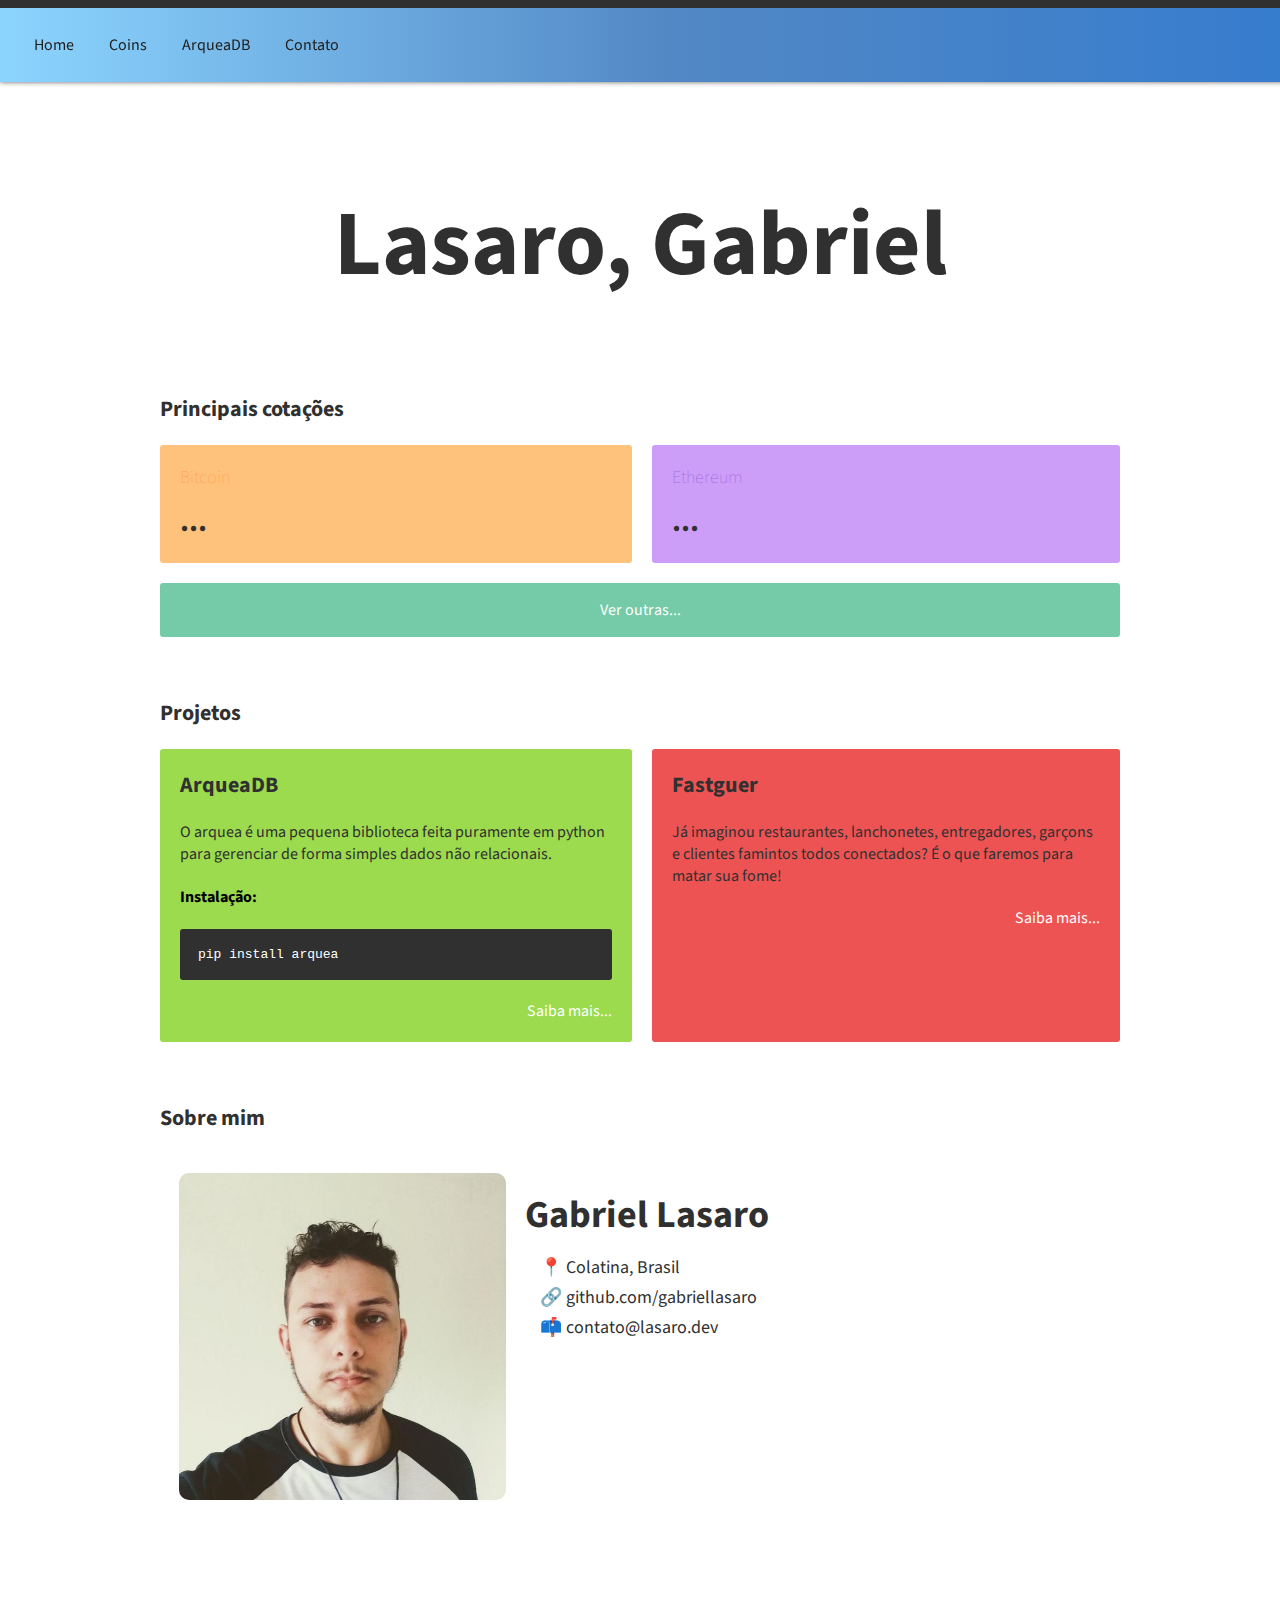
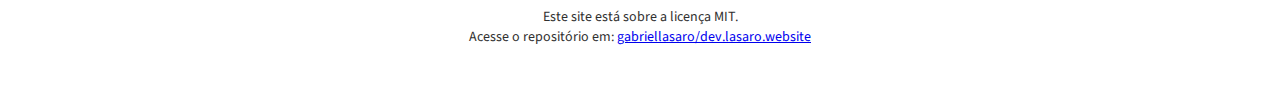
<file: index.html>
<!--
L                A           SSSSSSSSSSSSSSSSAAAAAAAAAAARRRRRRRRRRRROOOOOOOOOO
L               A A         SSS             A         AR          R O         O
L              A   A      SSS              A         AR          R   O         O
L             A     A      SSS            A         AR          R     O         O
L            A       A       SSSSS       A         AR          R       O    O    O
L           AAAAAAAAAAA          SSSSS  AAAAAAAAAAARRRRRRRRRRRR         O    O    O
L          A           A             SSA         AR  RR                  O    O    O
L         A             A             ASS       AR     RR                 O         O
L        A               A           ASSSS     AR       RR                 O         O
LLLLLLLLA                 ASSSSSSSSSASSSS     AR         RR                 OOOOOOOOOOO
-->
<!doctype html>
<html><head>
<meta charset="utf-8">
<!-- Global site tag (gtag.js) - Google Analytics -->
<script async src="https://www.googletagmanager.com/gtag/js?id=UA-133446541-1"></script>
<script>
  window.dataLayer = window.dataLayer || [];
  function gtag(){dataLayer.push(arguments);}
  gtag('js', new Date());

  gtag('config', 'UA-133446541-1');
</script>
<title>Gabriel Lasaro</title>
<link rel="canonical" href="https://lasaro.dev/">
<meta name="language" content="pt-BR">
<meta property="og:title" content="Gabriel Lasaro">
<meta property="og:type" content="website">
<meta property="og:image" itemprop="image" content="img/gabriel.png">
<meta property="og:site_name" content="Gabriel Lasaro">
<meta property="og:description" content="Acesso rápido a maioria dos meus projetos.">
<meta property="og:locale" content="pt-BR">
<meta name="Robots" content="INDEX,FOLLOW">
<meta name="DISTRIBUTION" content="GLOBAL">
<meta name="COPYRIGHT" content="Copyright (c) Gabriel Lasaro">
<meta name="RATING" content="GENERAL">
<link rel="stylesheet" href="css/base.css">
<link rel="stylesheet" href="css/home.css">
<meta name="theme-color" content="#3689e6">
<meta name="viewport" content="width=device-width">
<link href="https://fonts.googleapis.com/css?family=Source+Sans+Pro&display=swap" rel="stylesheet">
</head><body>
<div class="top-menu">
    <a href="https://lasaro.dev" id="lp">Home</a>
    <a href="https://coins.lasaro.dev" id="lp">Coins</a>
    <!-- <a href="https://wwww.pantame.com/">Pantame</a> -->
    <a href="https://arqueadb.lasaro.dev">ArqueaDB</a>
    <a href="mailto:contato@lasaro.dev">Contato</a>
</div>
<div class="content-title">
    <h1>Lasaro, Gabriel</h1>
</div>
<div class="content">
    <div class="content-grid">
        <div class="tcoin">
            <h3>Principais cotações</h3>
        </div>
        <div class="coin btc">
            <p class="title" style="color:#ffa154;">Bitcoin</p>
            <p class="price">...</p>
        </div>
        <div class="coin eth">
                <p class="title" style="color:#a56de2;">Ethereum</p>
                <p class="price">...</p>
        </div>
        <div class="coin more-coins">
            <a href="https://coins.lasaro.dev">Ver outras...</a>
        </div>

        <div class="tproj">
            <h3 class="m40">Projetos</h3>
        </div>
        <div class="arquea">
            <h3>ArqueaDB</h3>
            <p>O arquea é uma pequena  biblioteca feita puramente em python para
                gerenciar de forma simples dados não relacionais.
            </p>
            <h4>Instalação:</h4>
            <code>
                pip install arquea
            </code>
            <a href="https://arqueadb.lasaro.dev/" id="more">Saiba mais...</a>
        </div>

        <div class="fastguer">
            <h3>Fastguer</h3>
            <p>Já imaginou restaurantes, lanchonetes, entregadores, 
                garçons e clientes famintos todos conectados?
                    É o que faremos para matar sua fome!
            </p>
            <a href="https://fastguer.com" id="more">Saiba mais...</a>
        </div>

        <div class="title-about">
            <h3 class="m40">Sobre mim</h3>
        </div>
        <div class="about-me">
            <img src="img/gabriel2.jpg" alt="Gabriel Lasaro"/>
            <div>
                <p class="title">Gabriel Lasaro</p>
                <p>📍️ Colatina, Brasil</p>
                <p>🔗️ <a href="https://github.com/gabriellasaro">github.com/gabriellasaro</a></p>
                <p>📫️ <a href="mailto:contato@lasaro.dev">contato@lasaro.dev</a></p>
            </div>
        </div>

        <div class="copy">
            <p>Este site está sobre a licença MIT.<br>Acesse o repositório em: <a href="https://github.com/gabriellasaro/dev.lasaro.website" title="https://github.com/gabriellasaro/dev.lasaro.website">gabriellasaro/dev.lasaro.website</a></p>
        </div>
    </div>
    <script src="js/coins.js"></script>
</div>
</body></html>
</file>
<file: css/base.css>
body{
    font-family: 'Source Sans Pro', 'Open Sans', sans-serif;
    background:#fff;
    margin:0px;
    padding:0px;
}
/* Menu */
.top-menu{
    position:fixed;
    top:0;
    left:0;
    z-index:100;
    width:100%;
    background: linear-gradient(to right, #8cd5ff 0%, #5288c5 51%, #357cce 100%);
    padding: 18px;
    border-top: 8px solid #303030;
    color:#fff;
    box-shadow: 0px 0px 5px 0px rgba(50, 50, 50, 0.75);
}
.top-menu a{
    display: inline-block;
    margin:2px 0px 2px 0px;
    color:#202020;
    padding:6px 16px 6px 16px;
    text-decoration:none;
}
.top-menu a:hover{
    color:#fff;
    border-radius: 18px;
    background-position: right center;
    background: #303030;
    text-shadow: 0px 0px 10px rgba(0,0,0,0.2);
}
@media only screen and (max-width: 415px) {
    .top-menu{
        padding:16px 4px 16px 14px;
    }
    .top-menu a{
        padding:6px 12px 6px 12px;
    }
}
/* HOME */
.home{
    position: relative;;
    width:100%;
    height:auto;
    margin:auto;
}
/* Content */
@media only screen and (min-width: 800px) {
    .content {
        position: relative;
        width:750px;
        left:50%;
        margin-left:-375px;
    }
}
@media only screen and (min-width: 1050px) {
    .content {
        position: relative;
        width:1000px;
        left:50%;
        margin-left:-500px;
    }
}
</file>
<file: css/home.css>
/* COPYRIGHT 2018-2020 Gabriel Lasaro */
.content-title{
    margin-top:180px;
}
.content-title h1{
    text-align: center;
    font-size:92px;
    color:#303030;
}
/* CONTENT */
@media only screen and (max-width: 560px) {
    .content-title h1{
        font-size:42px;
    }
    .content-grid{
        display: grid;
        grid-gap: 20px;
        grid-template-areas: 'tcoin' 'bitcoin' 'coin' 'mcoins' 'tproj' 'arquea' 'fastguer' 'title-about' 'about-me' 'copy';
        padding: 20px;
        margin-top:30px;
    }
}
@media only screen and (min-width: 560px) {
    .content-grid{
        display: grid;
        grid-gap: 20px;
        grid-template-areas: 'tcoin tcoin' 'bitcoin coin' 'mcoins mcoins' 'tproj tproj' 'arquea fastguer' 'title-about title-about' 'about-me about-me' 'copy copy';
        padding: 20px;
        margin-top:60px;
    }
}
.content-grid div{
    border-radius:3px;
}
.content-grid div .m40{
    margin-top:40px;
}
.content-grid div #more{
    display: block;
    color:#fff;
    text-align: right;
    margin-top:5px;
    text-decoration: none;
}
.content-grid div #more:hover{
    text-decoration: underline;
}
.content-grid div code{
    display: block;
    background: #303030;
    color:#fff;
    padding:18px;
    margin:20px 0px 20px 0px;
    border-radius: 3px;
}
.content-grid div h3{
    text-align: left;
    color:#303030;
    font-weight:bold;
    font-size: 22px;
    margin: 0px;
}
.content-grid div p{
    text-align: left;
    color:#303030;
    margin: 20px 0px 20px 0px;
}
.content-grid .tcoin{
    grid-area:tcoin;
}
.content-grid .tproj{
    grid-area:tproj;
}
.content-grid .btc{
    grid-area:bitcoin;
    padding:20px;
    background: #ffc27d;
}
.content-grid .eth{
    grid-area:coin;
    padding:20px;
    background: #cd9ef7;
}
.content-grid .more-coins{
    grid-area:mcoins;
    padding:16px;
    background: #75caa7;
}
.content-grid .more-coins a{
    display: block;
    text-align:center;
    text-decoration: none;
    color:#fff;
    margin:0px;
    padding:0px;
}
.content-grid .more-coins a:hover{
    text-decoration:underline;
}
/* Coin style */
.coin .title{
    margin:0px;
    font-size:18px;
    font-weight: 100;
    color:#fff;
}
.coin .price{
    font-size:30px;
    font-weight: bold;
    margin:10px 0px 0px 0px;
}
.coin .txt {
    font-size:16px;
}
.content-grid .arquea{
    grid-area:arquea;
    padding: 20px;
    background:#9bdb4d;
}
.content-grid .fastguer{
    grid-area:fastguer;
    padding: 20px;
    background:#ed5353;
}
.content-grid .title-about{
    grid-area:title-about;
}
.content-grid .about-me{
    grid-area:about-me;
    /* background:#8cd5ff; */
}
.content-grid .about-me img{
    float:left;
    width:34%;
    border-radius: 10px;
    margin:2% 1% 2% 2%;
    padding:0px;
}
.content-grid .about-me div{
    float:right;
    width: 60%;
    margin:2% 2% 2% 1%;
}
.content-grid .about-me p{
    font-size: 18px;
    color:#303030;
    margin:3px 0px 5px 15px;
}
.content-grid .about-me a{
    color:#303030;
    text-decoration: none;
}
.content-grid .about-me a:hover{
    text-decoration: underline;
}
.content-grid .about-me .title{
    font-size:38px;
    font-weight: bold;
    margin: 15px 0px 13px 0px;
}
@media only screen and (max-width: 560px) {
    .content-grid .about-me p{
        font-size: 14px;
        margin: 2px 0px 4px 10px;
    }
    .content-grid .about-me .title{
        font-size: 26px;
        margin: 8px 0px 10px 0px;
    }
}
.content-grid .copy{
    grid-area:copy;
    padding:4px;
    margin:60px 0px 20px 0px;
}
.content-grid .copy p{
    text-align: center;
    color:#303030;
    font-size:14px;
    padding:4px;
    margin:0px;
}
/* FIM: CONTENT */
</file>
